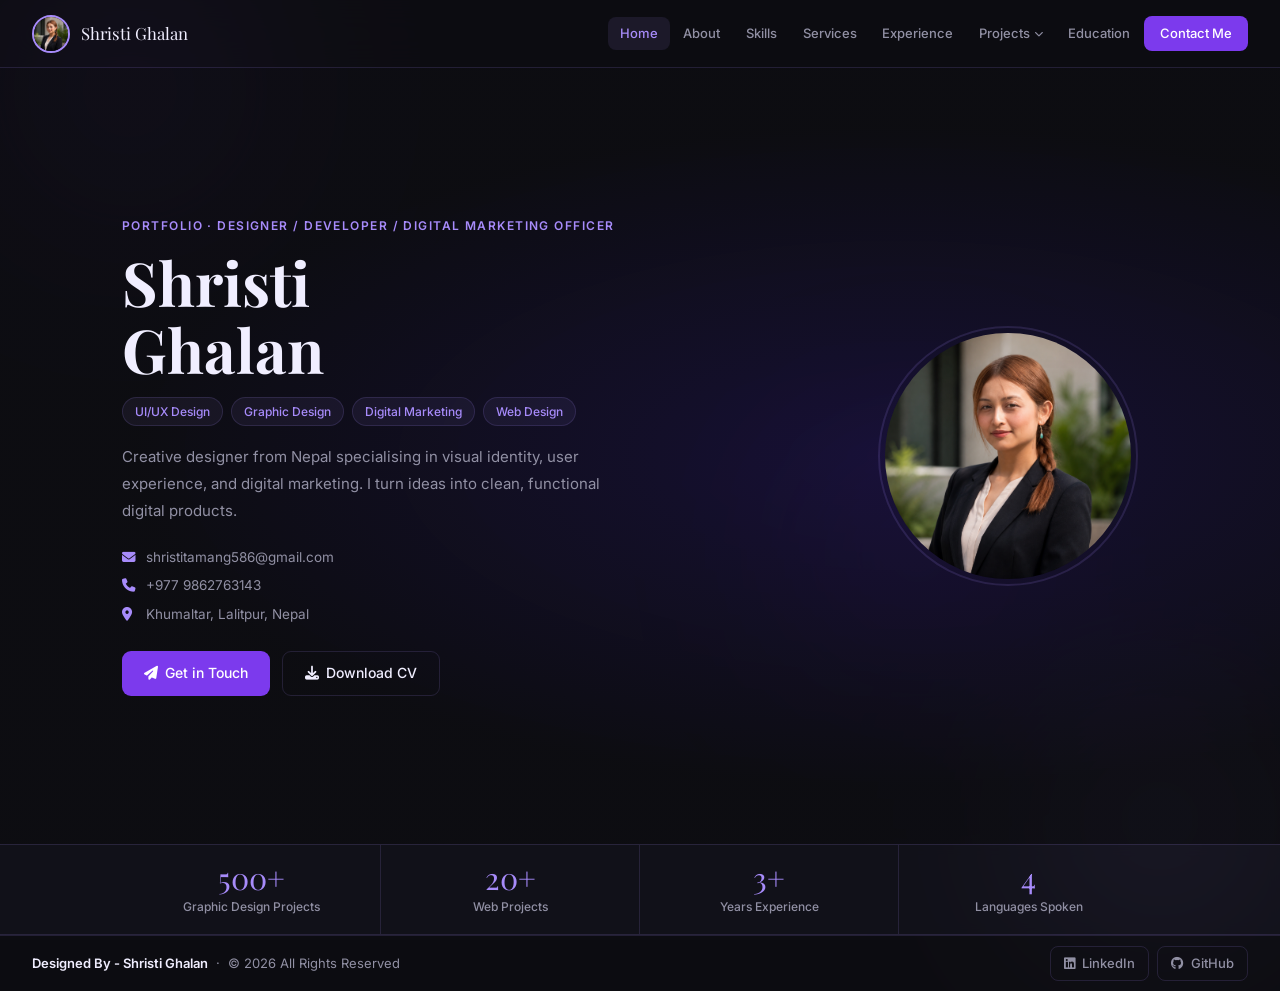
<file: index.html>
<!DOCTYPE html>
<html lang="en">
<head>
  <meta charset="UTF-8" />
  <meta name="viewport" content="width=device-width, initial-scale=1.0" />
  <title>Shristi Ghalan — Portfolio</title>
  <link rel="stylesheet" href="https://cdnjs.cloudflare.com/ajax/libs/font-awesome/6.5.0/css/all.min.css"/>
  <link href="https://fonts.googleapis.com/css2?family=Inter:wght@300;400;500;600;700&family=Playfair+Display:wght@700&display=swap" rel="stylesheet"/>
  <link rel="stylesheet" href="style.css">
</head>
<body>

<canvas id="bg-canvas"></canvas>
<div class="bg-orb bg-orb-a"></div>
<div class="bg-orb bg-orb-b"></div>
<div class="bg-orb bg-orb-c"></div>

<nav>
  <span class="nav-brand" onclick="navigate('home')">
<img src="images/profile-shristi.png" alt="Shristi" class="nav-avatar">
    <span class="nav-name">Shristi Ghalan</span>
  </span>
  <button class="hamburger" id="hamburger" aria-label="Toggle menu">
    <span></span><span></span><span></span>
  </button>
  <ul class="nav-links">
    <li><a data-page="home">Home</a></li>
    <li><a data-page="about">About</a></li>
    <li><a data-page="skills">Skills</a></li>
    <li><a data-page="services">Services</a></li>
    <li><a data-page="experience">Experience</a></li>
    <li>
      <span data-page="projects">Projects <i class="fas fa-chevron-down chevron"></i></span>
      <div class="dropdown">
        <a data-page="projects" data-filter="all"><i class="fas fa-layer-group"></i> All Projects</a>
        <a data-page="projects" data-filter="uiux"><i class="fas fa-pen-nib"></i> UI/UX Designs</a>
        <a data-page="projects" data-filter="graphic"><i class="fas fa-palette"></i> Graphic Design</a>
        <a data-page="projects" data-filter="web"><i class="fas fa-code"></i> Web Projects</a>
        <a data-page="projects" data-filter="marketing"><i class="fas fa-bullhorn"></i> Marketing Work</a>
      </div>
    </li>
    <li><a data-page="education">Education</a></li>
    <li><a data-page="contact" class="nav-cta">Contact Me</a></li>
  </ul>
</nav>

<!-- MOBILE NAV DRAWER -->
<div class="mobile-nav" id="mobile-nav">
  <a data-page="home" class="mob-link">Home</a>
  <a data-page="about" class="mob-link">About</a>
  <a data-page="skills" class="mob-link">Skills</a>
  <a data-page="services" class="mob-link">Services</a>
  <a data-page="experience" class="mob-link">Experience</a>
  <div class="mob-divider"></div>
  <p class="mob-section-label">Projects</p>
  <a data-page="projects" data-filter="all" class="mob-link">· All Projects</a>
  <a data-page="projects" data-filter="uiux" class="mob-link">· UI/UX Designs</a>
  <a data-page="projects" data-filter="graphic" class="mob-link">· Graphic Design</a>
  <a data-page="projects" data-filter="web" class="mob-link">· Web Projects</a>
  <a data-page="projects" data-filter="marketing" class="mob-link">· Marketing Work</a>
  <div class="mob-divider"></div>
  <a data-page="education" class="mob-link">Education</a>
  <a data-page="contact" class="mob-cta mob-link">Hire Me</a>
</div>

<div id="page-content"></div>

<footer>
  <div class="footer-brand">
    <span class="footer-name"><strong>Designed By - Shristi Ghalan</strong> &nbsp;·&nbsp; © 2026 All Rights Reserved</span>
  </div>
  <div class="footer-socials">
    <a href="https://www.linkedin.com/in/shristi-ghalan-7a5aa1260/" class="social-btn" target="_blank"><i class="fab fa-linkedin"></i> LinkedIn</a>
    <a href="https://github.com/shristi-pro" class="social-btn" target="_blank"><i class="fab fa-github"></i> GitHub</a>
  </div>
</footer>

<!-- TEMPLATES -->
<template id="tpl-home">
<div class="hero-wrap">
  <div class="hero-inner">
    <div>
      <p class="hero-label">Portfolio · Designer / Developer / Digital Marketing Officer</p>
      <h1 class="hero-name">Shristi<br>Ghalan</h1>
      <div style="display:flex;flex-wrap:wrap;gap:8px;margin-bottom:1.1rem;">
        <span class="role-badge">UI/UX Design</span>
        <span class="role-badge">Graphic Design</span>
        <span class="role-badge">Digital Marketing</span>
        <span class="role-badge">Web Design</span>
      </div>
      <p style="font-size:15px;color:var(--muted);line-height:1.8;max-width:500px;margin-bottom:1.4rem;">
        Creative designer from Nepal specialising in visual identity, user experience, and digital marketing.
        I turn ideas into clean, functional digital products.
      </p>
      <div class="hero-contacts" style="display:flex;flex-direction:column;gap:7px;margin-bottom:1.6rem;">
        <a href="mailto:shristitamang586@gmail.com"><i class="fas fa-envelope"></i> shristitamang586@gmail.com</a>
        <a href="tel:+9779862763143"><i class="fas fa-phone"></i> +977 9862763143</a>
        <a><i class="fas fa-map-marker-alt"></i> Khumaltar, Lalitpur, Nepal</a>
      </div>
      <div style="display:flex;gap:12px;flex-wrap:wrap;">
        <a class="btn btn-primary" onclick="navigate('contact')"><i class="fas fa-paper-plane"></i> Get in Touch</a>
        <a href="images/Shristi.Ghalan.CV.pdf" class="btn btn-outline" download><i class="fas fa-download"></i> Download CV</a>
      </div>
    </div>
    <div>
      <div class="hero-img-ring tilt-3d">
        <img src="images/profile-shristi.png" alt="Profile">
      </div>
    </div>
  </div>
</div>
<div class="stats-bar">
  <div class="stats-inner">
    <div class="stat-item"><div class="stat-num">500+</div><div class="stat-label">Graphic Design Projects</div></div>
    <div class="stat-item"><div class="stat-num">20+</div><div class="stat-label">Web Projects</div></div>
    <div class="stat-item"><div class="stat-num">3+</div><div class="stat-label">Years Experience</div></div>
    <div class="stat-item"><div class="stat-num">4</div><div class="stat-label">Languages Spoken</div></div>
  </div>
</div>
</template>

<template id="tpl-about">
<div class="page">
  <p class="section-tag">About</p>
  <h2 class="section-title">Designing with purpose &amp; clarity</h2>
  <div class="section-divider"></div>
  <div class="about-grid">
    <div>
      <p class="about-text">I'm a <span class="about-hl">UI/UX Designer, Graphic Designer, and Web Developer</span> based in Lalitpur, Nepal. I specialise in turning complex ideas into visually appealing, functional digital products — from brand identities to full web experiences.</p>
      <p class="about-text" style="margin-top:0.9rem;">My background spans digital marketing, front-end development, and branding, giving me a well-rounded view of how design, code, and strategy intersect to deliver real results.</p>
      <p class="about-text" style="margin-top:0.9rem;">Born: <span class="about-hl">20 September 2003</span>, Konjyosome, Lalitpur. Nationality: <span class="about-hl">Nepalese</span>.</p>
      <div style="margin-top:1.5rem;">
        <p style="font-size:12px;font-weight:600;letter-spacing:0.08em;color:var(--accent);text-transform:uppercase;margin-bottom:8px;">Languages</p>
        <div style="display:flex;flex-wrap:wrap;gap:8px;">
          <span class="chip">English</span><span class="chip">Nepali</span><span class="chip">Hindi</span><span class="chip">Tamang</span>
        </div>
      </div>
      <div style="margin-top:1.75rem;display:flex;gap:12px;flex-wrap:wrap;">
        <a class="btn btn-primary" onclick="navigate('contact')"><i class="fas fa-paper-plane"></i> Get in Touch</a>
        <a href="images/Shristi.Ghalan.CV.pdf" class="btn btn-outline" download><i class="fas fa-download"></i> Download CV</a>
      </div>
    </div>
    <div>
      <div class="card info-card tilt-3d"><p class="lbl">Current Role</p><p class="val">Digital Marketing Officer / Graphic Designer / SEO</p><p class="sub">Velonix Technologies · May 2026 – Present</p></div>
      <div class="card info-card tilt-3d"><p class="lbl">Available for</p><p class="val">Freelance &amp; Full-time Roles</p></div>
      <div class="card info-card tilt-3d"><p class="lbl">Tools I use daily</p><p class="val">Canva · WordPress · VS Code · Metricool · ClickUp · Social media platforms (Instagram, Facebook, Twitter, LinkedIn, Tiktok) </p></div>
    </div>
  </div>
</div>
</template>

<template id="tpl-skills">
<div class="page">
  <p class="section-tag">Capabilities</p>
  <h2 class="section-title">Skills</h2>
  <div class="section-divider"></div>
  <div style="margin-bottom:1.5rem;">
    <p style="font-size:12px;font-weight:600;letter-spacing:0.08em;color:var(--accent);text-transform:uppercase;margin-bottom:10px;">UI/UX &amp; Graphic Design</p>
    <div class="skills-grid">
      <div class="card skill-card tilt-3d"><div class="skill-icon"><i class="fas fa-pencil-ruler"></i></div><span class="skill-name">UI/UX Design &amp; Wireframing</span></div>
      <div class="card skill-card tilt-3d"><div class="skill-icon"><i class="fas fa-mobile-alt"></i></div><span class="skill-name">Responsive Design</span></div>
      <div class="card skill-card tilt-3d"><div class="skill-icon"><i class="fas fa-paint-brush"></i></div><span class="skill-name">Graphic Design &amp; Branding</span></div>
      <div class="card skill-card tilt-3d"><div class="skill-icon"><i class="fas fa-layer-group"></i></div><span class="skill-name">Brand Identity Design</span></div>
      <div class="card skill-card tilt-3d"><div class="skill-icon"><i class="fas fa-image"></i></div><span class="skill-name">Social Media &amp; Poster Design</span></div>
      <div class="card skill-card tilt-3d"><div class="skill-icon"><i class="fab fa-figma"></i></div><span class="skill-name">Figma &amp; Canva</span></div>
    </div>
  </div>
  <div style="margin-bottom:1.5rem;">
    <p style="font-size:12px;font-weight:600;letter-spacing:0.08em;color:var(--accent);text-transform:uppercase;margin-bottom:10px;">Digital Marketing &amp; Web</p>
    <div class="skills-grid">
      <div class="card skill-card tilt-3d"><div class="skill-icon"><i class="fas fa-bullhorn"></i></div><span class="skill-name">Social Media Marketing</span></div>
      <div class="card skill-card tilt-3d"><div class="skill-icon"><i class="fas fa-search"></i></div><span class="skill-name">SEO</span></div>
      <div class="card skill-card tilt-3d"><div class="skill-icon"><i class="fab fa-wordpress"></i></div><span class="skill-name">WordPress</span></div>
      <div class="card skill-card tilt-3d"><div class="skill-icon"><i class="fas fa-code"></i></div><span class="skill-name">HTML &amp; CSS</span></div>
      <div class="card skill-card tilt-3d"><div class="skill-icon"><i class="fas fa-chart-line"></i></div><span class="skill-name">Content Planning &amp; Strategy</span></div>
      <div class="card skill-card tilt-3d"><div class="skill-icon"><i class="fas fa-video"></i></div><span class="skill-name">Content Creation</span></div>
    </div>
  </div>
  <div>
    <p style="font-size:12px;font-weight:600;letter-spacing:0.08em;color:var(--accent);text-transform:uppercase;margin-bottom:10px;">Tools &amp; Professional</p>
    <div class="skills-grid">
      <div class="card skill-card tilt-3d"><div class="skill-icon"><i class="fas fa-tasks"></i></div><span class="skill-name">ClickUp (Project Management)</span></div>
      <div class="card skill-card tilt-3d"><div class="skill-icon"><i class="fas fa-file-word"></i></div><span class="skill-name">Microsoft Office Suite</span></div>
      <div class="card skill-card tilt-3d"><div class="skill-icon"><i class="fas fa-users"></i></div><span class="skill-name">Team Collaboration</span></div>
      <div class="card skill-card tilt-3d"><div class="skill-icon"><i class="fas fa-lightbulb"></i></div><span class="skill-name">Creative Thinking</span></div>
    </div>
  </div>
</div>
</template>

<template id="tpl-services">
<div class="page">
  <p class="section-tag">What I offer</p>
  <h2 class="section-title">Services</h2>
  <div class="section-divider"></div>
  <div class="services-grid">
    <div class="card service-card tilt-3d"><i class="fas fa-pen-nib"></i><span>UI/UX Design</span></div>
    <div class="card service-card tilt-3d"><i class="fas fa-globe"></i><span>Website Design</span></div>
    <div class="card service-card tilt-3d"><i class="fas fa-code"></i><span>Front-End Development</span></div>
    <div class="card service-card tilt-3d"><i class="fas fa-trademark"></i><span>Logo Design</span></div>
    <div class="card service-card tilt-3d"><i class="fas fa-image"></i><span>Poster Design</span></div>
    <div class="card service-card tilt-3d"><i class="fas fa-fingerprint"></i><span>Brand Identity</span></div>
    <div class="card service-card tilt-3d"><i class="fas fa-share-alt"></i><span>Social Media Design</span></div>
    <div class="card service-card tilt-3d"><i class="fas fa-box-open"></i><span>Packaging Design</span></div>
    <div class="card service-card tilt-3d"><i class="fas fa-search"></i><span>SEO</span></div>
    <div class="card service-card tilt-3d"><i class="fab fa-wordpress"></i><span>WordPress Management</span></div>
  </div>
  <div style="margin-top:2rem;background:var(--bg2);border:1px solid var(--border);border-radius:var(--radius);padding:1.75rem;display:flex;align-items:center;justify-content:space-between;flex-wrap:wrap;gap:1.25rem;">
    <div>
      <p style="font-size:1.05rem;font-weight:600;color:var(--text);margin-bottom:5px;">Ready to work together?</p>
      <p style="font-size:14px;color:var(--muted);">Let's discuss your project and bring your vision to life.</p>
    </div>
    <a class="btn btn-primary" onclick="navigate('contact')"><i class="fas fa-paper-plane"></i> Start a Project</a>
  </div>
</div>
</template>

<template id="tpl-experience">
<div class="page">
  <p class="section-tag">Career</p>
  <h2 class="section-title">Work Experience</h2>
  <div class="section-divider"></div>
  <div class="timeline">
    <div class="exp-item">
      <div class="exp-dot current"></div>
      <p class="exp-company">Velonix Technologies</p>
      <p class="exp-role">Digital Marketing Officer / Graphic Designer</p>
      <p class="exp-period"><i class="fas fa-calendar-alt"></i> May 2026 – Present <span style="margin-left:8px;font-size:11px;background:rgba(34,197,94,0.1);color:#22c55e;padding:2px 9px;border-radius:20px;font-weight:600;">Current</span></p>      <ul class="exp-bullets">
        <li>Designed social media posts, branding, packaging, and promotional graphics.</li>
        <li>Managed digital marketing tasks including SEO and WordPress updates.</li>
        <li>Used ClickUp for project management and collaborated on creative strategies.</li>
      </ul>
    </div>
    <div class="exp-item">
      <div class="exp-dot"></div>
      <p class="exp-company">Laba IT Training Center</p>
      <p class="exp-role">Operations &amp; Digital Marketing Officer</p>
      <p class="exp-period"><i class="fas fa-calendar-alt" style="margin-right:4px;"></i>Feb 2025 – Apr 2026</p>
      <ul class="exp-bullets">
        <li>Supported digital marketing campaigns, content planning, and brand communication.</li>
        <li>Designed social media graphics, promotional materials, and digital content.</li>
        <li>Assisted in website content management and online brand presence.</li>
        <li>Coordinated marketing activities, documentation, and internal communication.</li>
      </ul>
    </div>
    <div class="exp-item">
      <div class="exp-dot"></div>
      <p class="exp-company">Laba IT Training Center</p>
      <p class="exp-role">Digital Marketing Intern</p>
      <p class="exp-period"><i class="fas fa-calendar-alt" style="margin-right:4px;"></i>Sep 2024 – Dec 2024</p>
      <ul class="exp-bullets">
        <li>Assisted in social media management, content creation, and campaign execution.</li>
        <li>Designed marketing materials, promotional graphics, and visual content.</li>
        <li>Gained practical experience in digital marketing and content strategy.</li>
      </ul>
    </div>
    <div class="exp-item">
      <div class="exp-dot"></div>
      <p class="exp-company">WorldLink (Kalash Services Pvt. Ltd.)</p>
      <p class="exp-role">Customer Support Representative</p>
      <p class="exp-period"><i class="fas fa-calendar-alt" style="margin-right:4px;"></i>Jun 2022 – Sep 2022</p>
      <ul class="exp-bullets">
        <li>Handled customer inquiries and communication.</li>
        <li>Solved basic network issues and developed problem-solving skills.</li>
      </ul>
    </div>
  </div>
</div>
</template>

<template id="tpl-projects">
<div class="page">
  <p class="section-tag">Work</p>
  <h2 class="section-title">Projects</h2>
  <div class="section-divider"></div>
  <div class="proj-tabs">
    <button class="proj-tab active" data-filter="all">All</button>
    <button class="proj-tab" data-filter="uiux">UI/UX Design</button>
    <button class="proj-tab" data-filter="graphic">Graphic Design</button>
    <button class="proj-tab" data-filter="web">Web Projects</button>
    <button class="proj-tab" data-filter="marketing">Marketing</button>
  </div>
  <div class="proj-grid" id="proj-grid">
    <div class="card proj-card tilt-3d" data-cat="uiux">
      <div class="proj-card-top"><div class="proj-icon"><i class="fas fa-pen-nib"></i></div><span class="proj-tag">UI/UX</span></div>
      <p class="proj-title">UI/UX Design Portfolio</p>
      <p class="proj-desc">Wireframes, prototypes, and responsive UI designs across web and mobile. Covers user flows, component systems, and interactive prototypes.</p>
      <a href="images/UIUX.pdf" target="_blank" class="proj-link">View Designs <i class="fas fa-arrow-right"></i></a>
    </div>
    <div class="card proj-card tilt-3d" data-cat="graphic">
      <div class="proj-card-top"><div class="proj-icon"><i class="fas fa-palette"></i></div><span class="proj-tag">Graphic</span></div>
      <p class="proj-title">Graphic Design Work</p>
      <p class="proj-desc">Posters, logos, brand identities, and social media graphics for real clients. Includes print-ready and digital-format deliverables.</p>
      <a href="images/Graphics.pdf" target="_blank" class="proj-link">View Designs <i class="fas fa-arrow-right"></i></a>
    </div>
    <div class="card proj-card tilt-3d" data-cat="web">
      <div class="proj-card-top"><div class="proj-icon"><i class="fas fa-code"></i></div><span class="proj-tag">Web</span></div>
      <p class="proj-title">Web Design &amp; Development</p>
      <p class="proj-desc">Responsive website interfaces and landing pages built with HTML, CSS, and Bootstrap. Portfolio websites and UI-focused frontend projects.</p>
      <a href="https://github.com/shristi-pro" target="_blank" class="proj-link">View on GitHub <i class="fas fa-arrow-right"></i></a>
    </div>
    <div class="card proj-card tilt-3d" data-cat="marketing">
      <div class="proj-card-top"><div class="proj-icon"><i class="fas fa-bullhorn"></i></div><span class="proj-tag">Marketing</span></div>
      <p class="proj-title">Digital Marketing Campaigns</p>
      <p class="proj-desc">Social media campaigns, content strategies, SEO work, and WordPress management delivered for multiple organisations across Nepal.</p>
      <a href="#" class="proj-link">View Work <i class="fas fa-arrow-right"></i></a>
    </div>
    <div class="card proj-card tilt-3d" data-cat="uiux web">
      <div class="proj-card-top"><div class="proj-icon"><i class="fas fa-mobile-alt"></i></div><span class="proj-tag">UI/UX · Web</span></div>
      <p class="proj-title">Mobile App Prototypes</p>
      <p class="proj-desc">High-fidelity Figma prototypes for iOS and Android apps — onboarding flows, dashboards, and full design systems.</p>
      <a href="images/UIUX.pdf" target="_blank" class="proj-link">View Prototypes <i class="fas fa-arrow-right"></i></a>
    </div>
    <div class="card proj-card tilt-3d" data-cat="graphic marketing">
      <div class="proj-card-top"><div class="proj-icon"><i class="fas fa-box-open"></i></div><span class="proj-tag">Graphic · Marketing</span></div>
      <p class="proj-title">Brand Identity &amp; Packaging</p>
      <p class="proj-desc">Complete brand identity packages including logo, colour palette, typography guidelines, and product packaging designs.</p>
      <a href="images/Graphics.pdf" target="_blank" class="proj-link">View Designs <i class="fas fa-arrow-right"></i></a>
    </div>
  </div>
</div>
</template>

<template id="tpl-education">
<div class="page">
  <p class="section-tag">Background</p>
  <h2 class="section-title">Education</h2>
  <div class="section-divider"></div>
  <div style="max-width:700px;">
    <div class="card edu-card tilt-3d"><div><p class="edu-degree">B.Sc. Information Technology (Hons)</p><p class="edu-school">Asia Pacific University of Technology &amp; Innovation (APU / APIIT)</p></div><span class="edu-year">2022 – 2025</span></div>
    <div class="card edu-card tilt-3d"><div><p class="edu-degree">+2 Science</p><p class="edu-school">Einstein Academy, Nepal</p></div><span class="edu-year">2019 – 2021</span></div>
  </div>
</div>
</template>

<template id="tpl-contact">
<div class="page">
  <p class="section-tag">Let's Talk</p>
  <h2 class="section-title">Contact Me</h2>
  <div class="section-divider"></div>
  <div class="contact-grid">
    <div>
      <div class="card contact-row tilt-3d">
        <div class="contact-row-icon"><i class="fas fa-envelope"></i></div>
        <div class="contact-row-text"><span>Email</span><a href="mailto:shristitamang586@gmail.com">shristitamang586@gmail.com</a></div>
      </div>
      <div class="card contact-row tilt-3d">
        <div class="contact-row-icon"><i class="fas fa-phone"></i></div>
        <div class="contact-row-text"><span>Phone</span><a href="tel:+9779862763143">+977 9862763143</a></div>
      </div>
      <div class="card contact-row tilt-3d">
        <div class="contact-row-icon"><i class="fas fa-map-marker-alt"></i></div>
        <div class="contact-row-text"><span>Location</span><p>Khumaltar, Lalitpur, Nepal</p></div>
      </div>
      <div style="display:flex;gap:10px;margin-top:12px;flex-wrap:wrap;">
        <a href="https://www.linkedin.com/in/shristi-ghalan-7a5aa1260/" class="social-btn" target="_blank"><i class="fab fa-linkedin"></i> LinkedIn</a>
        <a href="https://github.com/shristi-pro" class="social-btn" target="_blank"><i class="fab fa-github"></i> GitHub</a>
      </div>
    </div>

    <div class="contact-form-wrap">
      <h3>Send a Message</h3>
      <p>Fill out the form and I'll get back to you as soon as possible.</p>

      <form action="https://formsubmit.co/shristitamang586@gmail.com" method="POST">

        <!-- Disable Captcha page -->
        <input type="hidden" name="_captcha" value="false">

        <!-- Email subject line -->
        <input type="hidden" name="_subject" value="New message from portfolio site">

        <div class="form-row">
          <div class="form-group">
            <label>Your Name</label>
            <input type="text" name="name" placeholder="e.g. Your name" required>
          </div>
          <div class="form-group">
            <label>Email Address</label>
            <input type="email" name="email" placeholder="...@gmail.com" required>
          </div>
        </div>

        <div class="form-group">
          <label>Subject</label>
          <select name="subject" required>
            <option value="">Select a topic...</option>
            <option>UI/UX Design Project</option>
            <option>Graphic Design Work</option>
            <option>Digital Marketing</option>
            <option>Web Design/Development</option>
            <option>Full-time Opportunity</option>
            <option>Other</option>
          </select>
        </div>

        <div class="form-group">
          <label>Message</label>
          <textarea name="message" placeholder="Tell me about your project..." required></textarea>
        </div>

        <button type="submit" class="btn btn-primary">
          <i class="fas fa-paper-plane"></i> Send Message
        </button>
      </form>
  </div>
</div>
  </div>
</div>
</template>
<script src="script.js"></script>
</body>
</html>
</file>
<file: style.css>
*,*::before,*::after{box-sizing:border-box;margin:0;padding:0}
    :root{
      --bg:#0d0d12;--bg2:#13131c;--bg3:#1a1a26;
      --accent:#a78bfa;--accent2:#7c3aed;
      --text:#f0eeff;--muted:#9190a4;
      --border:rgba(167,139,250,0.15);--radius:12px;
      --nav-h:68px;--footer-h:56px;
    }
    body{font-family:'Inter',sans-serif;background:var(--bg);color:var(--text);font-size:15px;line-height:1.6;min-height:100vh;display:flex;flex-direction:column;}

    /* ── NAV ── */
    nav{
      position:fixed;top:0;left:0;right:0;height:var(--nav-h);
      background:rgba(13,13,18,0.96);backdrop-filter:blur(16px);
      border-bottom:1px solid var(--border);z-index:1000;
      display:flex;align-items:center;justify-content:space-between;padding:0 2rem;gap:1rem;
    }
    .nav-brand{display:flex;align-items:center;gap:11px;cursor:pointer;text-decoration:none;flex-shrink:0;}
    .nav-avatar{width:38px;height:38px;border-radius:50%;border:2px solid var(--accent);object-fit:cover;flex-shrink:0;}
    .nav-name{font-family:'Playfair Display',serif;font-size:1.05rem;color:var(--text);line-height:1.1;}
    .nav-name small{display:block;font-family:'Inter',sans-serif;font-size:10.5px;color:var(--muted);font-weight:400;margin-top:1px;}
    .nav-links{display:flex;list-style:none;gap:0.1rem;align-items:center;flex-wrap:nowrap;}
    .nav-links>li{position:relative;}
    .nav-links>li>a,.nav-links>li>span{
      display:flex;align-items:center;gap:4px;padding:6px 12px;border-radius:8px;
      font-size:13px;font-weight:500;color:var(--muted);text-decoration:none;
      transition:color 0.2s,background 0.2s;cursor:pointer;white-space:nowrap;user-select:none;
    }
    .nav-links>li>a:hover,.nav-links>li>span:hover{color:var(--text);background:rgba(167,139,250,0.08);}
    .nav-links>li>a.active{color:var(--accent);background:rgba(167,139,250,0.1);}
    .chevron{font-size:9px;transition:transform 0.2s;}
    .nav-links li:hover .chevron{transform:rotate(180deg);}
    .dropdown{
      display:none;position:absolute;top:calc(100% + 6px);left:0;
      background:var(--bg2);border:1px solid var(--border);border-radius:var(--radius);
      min-width:195px;padding:6px;box-shadow:0 20px 50px rgba(0,0,0,0.6);
    }
    .nav-links li:hover .dropdown,.nav-links li:focus-within .dropdown{display:block;}
    .dropdown a{display:flex;align-items:center;gap:9px;padding:8px 12px;border-radius:8px;font-size:13px;color:var(--muted);text-decoration:none;transition:color 0.2s,background 0.2s;cursor:pointer;}
    .dropdown a:hover{color:var(--text);background:rgba(167,139,250,0.1);}
    .dropdown a i{width:15px;color:var(--accent);font-size:12px;}
    .nav-cta{background:var(--accent2)!important;color:#fff!important;border-radius:8px!important;padding:7px 16px!important;}
    .nav-cta:hover{background:#6d28d9!important;}

    /* ── CONTENT ── */
    #page-content{margin-top:var(--nav-h);flex:1;min-height:calc(100vh - var(--nav-h) - var(--footer-h));opacity:1;transition:opacity 0.18s ease;}
    #page-content.fade{opacity:0;}

    /* ── FOOTER ── */
    footer{
      height:var(--footer-h);border-top:1px solid var(--border);
      background:rgba(13,13,18,0.96);
      display:flex;align-items:center;justify-content:space-between;
      padding:0 2rem;flex-shrink:0;
    }
    .footer-brand{display:flex;align-items:center;gap:10px;}
    .footer-avatar{width:30px;height:30px;border-radius:50%;border:1.5px solid var(--border);object-fit:cover;}
    .footer-name{font-size:13px;color:var(--muted);}
    .footer-name strong{color:var(--text);font-weight:600;}
    .footer-socials{display:flex;gap:8px;}
    .social-btn{display:inline-flex;align-items:center;gap:7px;padding:6px 13px;border-radius:8px;background:transparent;border:1px solid var(--border);color:var(--muted);font-size:13px;font-weight:500;text-decoration:none;transition:all 0.2s;}
    .social-btn:hover{border-color:var(--accent);color:var(--accent);}

    /* ── SHARED ── */
    .page{max-width:1100px;margin:0 auto;padding:2.75rem 2rem 2rem;}
    .section-tag{font-size:11px;font-weight:600;letter-spacing:0.12em;color:var(--accent);text-transform:uppercase;margin-bottom:5px;}
    .section-title{font-family:'Playfair Display',serif;font-size:2rem;color:var(--text);margin-bottom:6px;}
    .section-divider{width:38px;height:3px;background:var(--accent2);border-radius:2px;margin-bottom:1.75rem;}
    .btn{display:inline-flex;align-items:center;gap:7px;padding:10px 22px;border-radius:9px;font-size:14px;font-weight:500;cursor:pointer;transition:all 0.2s;text-decoration:none;}
    .btn-primary{background:var(--accent2);color:#fff;border:none;}
    .btn-primary:hover{background:#6d28d9;transform:translateY(-1px);}
    .btn-outline{background:transparent;color:var(--text);border:1px solid var(--border);}
    .btn-outline:hover{border-color:var(--accent);color:var(--accent);transform:translateY(-1px);}
    .card{background:var(--bg2);border:1px solid var(--border);border-radius:var(--radius);}

    /* ── HOME ── */
    .hero-wrap{min-height:calc(100vh - var(--nav-h) - var(--footer-h));display:flex;align-items:center;background:radial-gradient(ellipse at 70% 50%,#1a1240 0%,#0d0d12 60%);}
    .hero-inner{max-width:1100px;margin:0 auto;padding:2.5rem 2rem;display:grid;grid-template-columns:1fr 300px;gap:3rem;align-items:center;width:100%;}
    .hero-label{font-size:12px;font-weight:600;letter-spacing:0.12em;color:var(--accent);text-transform:uppercase;margin-bottom:0.85rem;}
    .hero-name{font-family:'Playfair Display',serif;font-size:clamp(2.4rem,5vw,3.8rem);line-height:1.1;margin-bottom:0.85rem;}
    .role-badge{font-size:12px;font-weight:500;padding:4px 12px;border-radius:20px;border:1px solid var(--border);color:var(--accent);background:rgba(167,139,250,0.07);}
    .hero-contacts a{display:flex;align-items:center;gap:8px;font-size:13.5px;color:var(--muted);text-decoration:none;transition:color 0.2s;}
    .hero-contacts a:hover{color:var(--accent);}
    .hero-contacts a i{width:16px;color:var(--accent);}
    .hero-img-ring{width:260px;height:260px;border-radius:50%;border:2px solid var(--border);padding:5px;margin:0 auto;}
    .hero-img-ring img{width:100%;height:100%;object-fit:cover;border-radius:50%;}
    .stats-bar{background:var(--bg2);border-top:1px solid var(--border);border-bottom:1px solid var(--border);}
    .stats-inner{max-width:1100px;margin:0 auto;padding:0 2rem;display:grid;grid-template-columns:repeat(4,1fr);}
    .stat-item{padding:1.1rem 1rem;text-align:center;border-right:1px solid var(--border);}
    .stat-item:last-child{border-right:none;}
    .stat-num{font-family:'Playfair Display',serif;font-size:1.9rem;color:var(--accent);line-height:1;margin-bottom:4px;}
    .stat-label{font-size:12px;color:var(--muted);font-weight:500;}

    /* ── ABOUT ── */
    .about-grid{display:grid;grid-template-columns:1fr 1fr;gap:2.5rem;}
    .about-text{font-size:15px;color:var(--muted);line-height:1.85;}
    .about-hl{color:var(--text);font-weight:500;}
    .chip{font-size:12px;padding:4px 12px;border-radius:20px;background:var(--bg3);border:1px solid var(--border);color:var(--muted);}
    .info-card{padding:14px 18px;margin-bottom:10px;}
    .info-card:last-child{margin-bottom:0;}
    .info-card .lbl{font-size:11px;color:var(--muted);margin-bottom:3px;}
    .info-card .val{font-size:14.5px;font-weight:600;color:var(--text);}
    .info-card .sub{font-size:13px;color:var(--accent);margin-top:1px;}

    /* ── SKILLS ── */
    .skills-grid{display:grid;grid-template-columns:repeat(auto-fill,minmax(195px,1fr));gap:11px;}
    .skill-card{padding:13px 15px;display:flex;align-items:center;gap:11px;transition:border-color 0.2s,transform 0.2s;}
    .skill-card:hover{border-color:var(--accent);transform:translateY(-2px);}
    .skill-icon{width:34px;height:34px;border-radius:8px;background:rgba(167,139,250,0.12);display:flex;align-items:center;justify-content:center;color:var(--accent);font-size:15px;flex-shrink:0;}
    .skill-name{font-size:13px;font-weight:500;color:var(--text);}

    /* ── SERVICES ── */
    .services-grid{display:grid;grid-template-columns:repeat(auto-fill,minmax(160px,1fr));gap:12px;}
    .service-card{padding:20px 14px;text-align:center;transition:border-color 0.2s,transform 0.2s;}
    .service-card:hover{border-color:var(--accent);transform:translateY(-3px);}
    .service-card i{font-size:24px;color:var(--accent);margin-bottom:9px;display:block;}
    .service-card span{font-size:13px;font-weight:500;color:var(--text);}

    /* ── EXPERIENCE ── */
    .timeline{border-left:2px solid var(--border);padding-left:1.5rem;margin-left:0.5rem;}
    .exp-item{position:relative;padding-bottom:2rem;}
    .exp-item:last-child{padding-bottom:0;}
    .exp-dot{position:absolute;left:-1.95rem;top:6px;width:12px;height:12px;border-radius:50%;background:var(--accent);border:2px solid var(--bg);}
    .exp-dot.current{background:#22c55e;box-shadow:0 0 0 4px rgba(34,197,94,0.15);}
    .exp-company{font-size:11px;font-weight:600;letter-spacing:0.08em;color:var(--accent);text-transform:uppercase;margin-bottom:2px;}
    .exp-role{font-size:15px;font-weight:600;color:var(--text);margin-bottom:3px;}
    .exp-period{font-size:12px;color:var(--muted);margin-bottom:5px;}
    .exp-desc{font-size:13.5px;color:var(--muted);line-height:1.65;}
    .exp-bullets{font-size:13px;color:var(--muted);line-height:1.7;padding-left:1rem;margin-top:4px;}
    .exp-bullets li{margin-bottom:2px;}

    /* ── PROJECTS ── */
    .proj-tabs{display:flex;gap:8px;flex-wrap:wrap;margin-bottom:1.5rem;}
    .proj-tab{padding:6px 15px;border-radius:20px;font-size:13px;font-weight:500;border:1px solid var(--border);color:var(--muted);cursor:pointer;transition:all 0.2s;background:transparent;}
    .proj-tab:hover{border-color:var(--accent);color:var(--accent);}
    .proj-tab.active{background:var(--accent2);border-color:var(--accent2);color:#fff;}
    .proj-grid{display:grid;grid-template-columns:1fr 1fr;gap:14px;}
    .proj-card{padding:1.4rem;transition:border-color 0.2s,transform 0.2s;}
    .proj-card:hover{border-color:var(--accent);transform:translateY(-2px);}
    .proj-card-top{display:flex;align-items:flex-start;justify-content:space-between;margin-bottom:10px;}
    .proj-icon{width:42px;height:42px;border-radius:10px;background:rgba(167,139,250,0.12);display:flex;align-items:center;justify-content:center;color:var(--accent);font-size:19px;}
    .proj-tag{font-size:11px;padding:3px 10px;border-radius:20px;border:1px solid var(--border);color:var(--muted);}
    .proj-title{font-size:15px;font-weight:600;color:var(--text);margin-bottom:5px;}
    .proj-desc{font-size:13px;color:var(--muted);line-height:1.6;margin-bottom:0.85rem;}
    .proj-link{display:inline-flex;align-items:center;gap:6px;font-size:13px;font-weight:500;color:var(--accent);text-decoration:none;transition:gap 0.2s;}
    .proj-link:hover{gap:10px;}

    /* ── EDUCATION ── */
    .edu-card{padding:15px 20px;display:grid;grid-template-columns:1fr auto;gap:8px;align-items:start;margin-bottom:10px;}
    .edu-card:last-child{margin-bottom:0;}
    .edu-degree{font-size:15px;font-weight:600;color:var(--text);}
    .edu-school{font-size:13px;color:var(--muted);margin-top:2px;}
    .edu-year{font-size:12px;color:var(--accent);font-weight:500;white-space:nowrap;}

    /* ── CONTACT ── */
    .contact-grid{display:grid;grid-template-columns:1fr 1fr;gap:1.5rem;align-items:start;}
    .contact-row{display:flex;align-items:center;gap:12px;padding:13px 15px;margin-bottom:10px;}
    .contact-row:last-child{margin-bottom:0;}
    .contact-row-icon{width:36px;height:36px;border-radius:8px;background:rgba(167,139,250,0.12);display:flex;align-items:center;justify-content:center;color:var(--accent);font-size:15px;flex-shrink:0;}
    .contact-row-text span{display:block;font-size:11px;color:var(--muted);margin-bottom:2px;}
    .contact-row-text a,.contact-row-text p{font-size:14px;font-weight:500;color:var(--text);text-decoration:none;}
    .contact-row-text a:hover{color:var(--accent);}
    .contact-cta{background:linear-gradient(135deg,#1a1240,#1a1a26);border:1px solid var(--border);border-radius:var(--radius);padding:1.75rem;display:flex;flex-direction:column;gap:1rem;}
    .contact-cta h3{font-family:'Playfair Display',serif;font-size:1.4rem;color:var(--text);}
    .contact-cta p{font-size:14px;color:var(--muted);line-height:1.7;}

    /* Contact Form */
    .contact-form-wrap{background:linear-gradient(135deg,rgba(124,58,237,0.08),rgba(79,31,207,0.04));border:1px solid var(--border);border-radius:var(--radius);padding:1.75rem;}
    .contact-form-wrap h3{font-family:'Playfair Display',serif;font-size:1.35rem;color:var(--text);margin-bottom:4px;}
    .contact-form-wrap p{font-size:13px;color:var(--muted);margin-bottom:1.25rem;}
    .form-row{display:grid;grid-template-columns:1fr 1fr;gap:12px;}
    .form-group{margin-bottom:12px;}
    .form-group label{display:block;font-size:11px;font-weight:700;letter-spacing:0.08em;color:var(--muted);text-transform:uppercase;margin-bottom:6px;}
    .form-group input,.form-group textarea,.form-group select{
      width:100%;padding:10px 14px;background:var(--bg3);
      border:1px solid var(--border);border-radius:var(--radius-sm);
      color:var(--text);font-family:'Inter',sans-serif;font-size:14px;
      transition:border-color 0.2s,box-shadow 0.2s;outline:none;resize:none;
    }
    .form-group input:focus,.form-group textarea:focus,.form-group select:focus{
      border-color:var(--accent);box-shadow:0 0 0 3px rgba(167,139,250,0.1);
    }
    .form-group textarea{height:110px;}
    .form-group select option{background:var(--bg3);}
    .form-success{display:none;background:rgba(34,197,94,0.08);border:1px solid rgba(34,197,94,0.25);border-radius:var(--radius-sm);padding:12px 16px;color:var(--green);font-size:13.5px;font-weight:500;margin-top:10px;align-items:center;gap:8px;}
    .form-success.show{display:flex;}
 
    /* ── HAMBURGER ── */
    .hamburger{
      display:none;flex-direction:column;justify-content:center;align-items:center;
      width:38px;height:38px;gap:5px;cursor:pointer;background:transparent;
      border:1px solid var(--border);border-radius:8px;flex-shrink:0;
      transition:border-color 0.2s;
    }
    .hamburger:hover{border-color:var(--accent);}
    .hamburger span{
      display:block;width:18px;height:2px;background:var(--muted);
      border-radius:2px;transition:all 0.3s ease;transform-origin:center;
    }
    .hamburger.open span:nth-child(1){transform:translateY(7px) rotate(45deg);background:var(--accent);}
    .hamburger.open span:nth-child(2){opacity:0;transform:scaleX(0);}
    .hamburger.open span:nth-child(3){transform:translateY(-7px) rotate(-45deg);background:var(--accent);}

    /* ── MOBILE NAV DRAWER ── */
    .mobile-nav{
      display:none;position:fixed;top:var(--nav-h);left:0;right:0;
      background:rgba(13,13,18,0.98);backdrop-filter:blur(20px);
      border-bottom:1px solid var(--border);z-index:999;
      padding:1rem 1.25rem 1.25rem;
      transform:translateY(-10px);opacity:0;
      transition:transform 0.25s ease,opacity 0.25s ease;
      pointer-events:none;
    }
    .mobile-nav.open{transform:translateY(0);opacity:1;pointer-events:all;}
    .mobile-nav a,.mobile-nav .mob-section-label{
      display:block;padding:10px 12px;border-radius:8px;
      font-size:14px;font-weight:500;color:var(--muted);text-decoration:none;
      transition:color 0.2s,background 0.2s;cursor:pointer;
    }
    .mobile-nav a:hover{color:var(--text);background:rgba(167,139,250,0.08);}
    .mobile-nav a.active{color:var(--accent);}
    .mobile-nav .mob-section-label{
      font-size:10px;font-weight:600;letter-spacing:0.1em;color:var(--accent);
      text-transform:uppercase;padding:10px 12px 4px;cursor:default;
    }
    .mobile-nav .mob-divider{height:1px;background:var(--border);margin:8px 0;}
    .mobile-nav .mob-cta{
      display:block;margin-top:10px;text-align:center;
      background:var(--accent2);color:#fff!important;border-radius:8px;
      padding:10px 16px;font-size:14px;font-weight:600;
    }
    .mobile-nav .mob-cta:hover{background:#6d28d9!important;}

    @media(max-width:768px){
      .hero-inner{grid-template-columns:1fr;}
      .hero-img-ring{display:none;}
      .stats-inner{grid-template-columns:repeat(2,1fr);}
      .stat-item:nth-child(2){border-right:none;}
      .about-grid,.contact-grid{grid-template-columns:1fr;}
      .proj-grid{grid-template-columns:1fr;}
      nav{padding:0 1rem;}
      .nav-name small{display:none;}
      .nav-links{display:none;}
      .hamburger{display:flex;}
      .mobile-nav{display:block;}
    }

    /* ══════════════════════════════════════════
       AMBIENT 3D BACKGROUND SYSTEM
       - fixed constellation canvas (depth-parallax particles)
       - drifting blurred gradient orbs
       - per-card 3D tilt on pointer move
       ══════════════════════════════════════════ */

    html{background:var(--bg);}
    body{background:transparent;position:relative;isolation:isolate;}

    #bg-canvas{
      position:fixed;inset:0;width:100vw;height:100vh;
      z-index:-2;pointer-events:none;display:block;
    }

    .bg-orb{
      position:fixed;border-radius:50%;filter:blur(90px);
      pointer-events:none;z-index:-1;opacity:0.55;
      will-change:transform;
    }
    .bg-orb-a{
      width:420px;height:420px;top:-120px;left:-80px;
      background:radial-gradient(circle,var(--accent2),transparent 70%);
      animation:orbFloatA 22s ease-in-out infinite;
    }
    .bg-orb-b{
      width:360px;height:360px;bottom:-100px;right:-60px;
      background:radial-gradient(circle,var(--accent),transparent 70%);
      animation:orbFloatB 26s ease-in-out infinite;
    }
    .bg-orb-c{
      width:300px;height:300px;top:45%;left:60%;
      background:radial-gradient(circle,#5b21b6,transparent 70%);
      animation:orbFloatC 30s ease-in-out infinite;
    }
    @keyframes orbFloatA{
      0%,100%{transform:translate(0,0) scale(1);}
      50%{transform:translate(60px,50px) scale(1.15);}
    }
    @keyframes orbFloatB{
      0%,100%{transform:translate(0,0) scale(1);}
      50%{transform:translate(-50px,-40px) scale(1.1);}
    }
    @keyframes orbFloatC{
      0%,100%{transform:translate(-50%,-50%) scale(1);}
      50%{transform:translate(calc(-50% + 40px),calc(-50% - 60px)) scale(1.2);}
    }

    /* subtle glass wash so text stays legible over the ambient bg */
    .hero-wrap{background:radial-gradient(ellipse at 70% 50%,rgba(26,18,64,0.75) 0%,rgba(13,13,18,0.9) 60%);}
    .stats-bar{background:rgba(19,19,28,0.82);backdrop-filter:blur(6px);}
    .card{background:rgba(19,19,28,0.82);backdrop-filter:blur(6px);}
    nav{background:rgba(13,13,18,0.85);}
    footer{background:rgba(13,13,18,0.85);}
    .contact-form-wrap{backdrop-filter:blur(6px);}

    /* 3D tilt cards */
    .tilt-3d{
      perspective:800px;
      transform-style:preserve-3d;
      transition:transform 0.15s ease-out,border-color 0.2s,box-shadow 0.25s ease;
      transform:rotateX(var(--rx,0deg)) rotateY(var(--ry,0deg)) translateZ(0);
      will-change:transform;
    }
    .tilt-3d:hover{
      box-shadow:0 20px 40px -12px rgba(124,58,237,0.35);
    }
    .hero-img-ring.tilt-3d{transition:transform 0.15s ease-out;}

    @media (prefers-reduced-motion: reduce){
      .bg-orb{animation:none;}
      .tilt-3d{transition:none;transform:none!important;}
      #bg-canvas{display:none;}
    }

    @media(max-width:768px){
      .bg-orb{filter:blur(60px);opacity:0.4;}
      .bg-orb-a,.bg-orb-b,.bg-orb-c{width:220px;height:220px;}
    }
</file>
